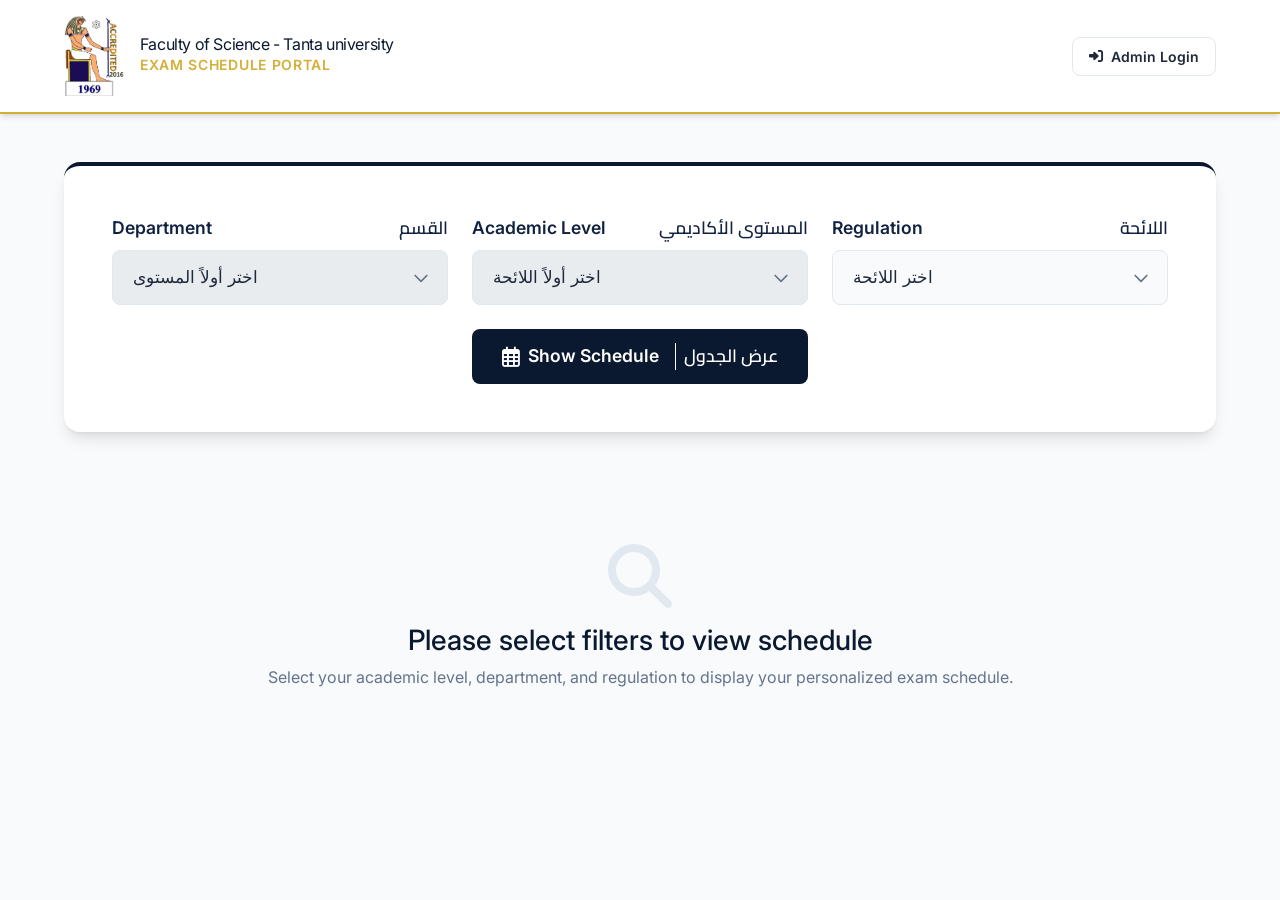
<file: index.html>
<!DOCTYPE html>
<html lang="en">
<head>
    <meta charset="UTF-8">
    <meta name="viewport" content="width=device-width, initial-scale=1.0">
    <title>Faculty of Science - Exam Schedule System</title>
    
    <!-- SEO Meta Tags -->
    <meta name="description" content="Official Exam Schedule Portal for the Faculty of Science Tanta university. View and download your academic exam schedules easily.">
    <meta name="keywords" content="Exam Schedule, Faculty of Science, University Exams,Tanta University,  Student Portal, جدول الامتحانات, كلية العلوم , جامعة طنطا">
    <meta name="author" content="Faculty of Science">
    <meta name="robots" content="index, follow">
    
    <!-- Open Graph / Facebook / WhatsApp -->
    <meta property="og:type" content="website">
    <meta property="og:title" content="Faculty of Science - Exam Schedule System">
    <meta property="og:description" content="Official Exam Schedule Portal for the Faculty of Science. View and download your academic exam schedules easily.">
    <meta property="og:image" content="assets/logo.png">
    
    <!-- Twitter -->
    <meta name="twitter:card" content="summary_large_image">
    <meta name="twitter:title" content="Faculty of Science - Exam Schedule System">
    <meta name="twitter:description" content="Official Exam Schedule Portal for the Faculty of Science. View and download your academic exam schedules easily.">
    <meta name="twitter:image" content="assets/logo.png">

    <link rel="icon" type="image/png" href="assets/logo.png">
    <link href="css/bootstrap.min.css" rel="stylesheet">
    <link rel="stylesheet" href="https://cdnjs.cloudflare.com/ajax/libs/font-awesome/6.5.1/css/all.min.css">
    <link rel="stylesheet" href="css/style.css">
</head>
<body>
    <div class="page-wrapper">
        <!-- Header -->
        <header class="site-header">
            <div class="container header-content">
                <a href="index.html" class="brand">
                    <img src="assets/logo.png" alt="Faculty of Science Official Logo" class="brand-logo" onerror="this.src='data:image/svg+xml,%3Csvg xmlns=\'http://www.w3.org/2000/svg\' width=\'60\' height=\'60\' viewBox=\'0 0 24 24\' fill=\'none\' stroke=\'%230A192F\' stroke-width=\'2\' stroke-linecap=\'round\' stroke-linejoin=\'round\'%3E%3Cpath d=\'M22 10v6M2 10l10-5 10 5-10 5z\'/%3E%3Cpath d=\'M6 12v5c3 3 9 3 12 0v-5\'/%3E%3C/svg%3E'">
                    <div class="brand-text">
                        <h1 class="brand-title" style="font-size: inherit; margin: 0; font-weight: inherit;">Faculty of Science - Tanta university</h1>
                        <span class="brand-subtitle">Exam Schedule Portal</span>
                    </div>
                </a>
                <a href="login.html" class="btn btn-outline d-flex align-items-center gap-2" style="padding: 0.5rem 1rem; font-size: 0.875rem;">
                    <i class="fa-solid fa-right-to-bracket"></i>
                    Admin Login
                </a>
            </div>
        </header>

        <!-- Main Content -->
        <main class="container">
            <!-- Filter Section -->
            <section class="filter-section">
                <div class="row g-4 align-items-end mb-4">
                    <!-- Department — 3rd on mobile, 1st on desktop -->
                    <div class="col-12 col-md-4 order-3 order-md-1">
                        <label class="form-label w-100 d-flex justify-content-between mb-2" for="department" style="font-weight: 600; color: var(--secondary-blue);">
                            <span>Department</span>
                            <span class="arabic" dir="rtl">القسم</span>
                        </label>
                        <select id="department" class="form-select custom-select" disabled>
                            <option value=""> اختر أولاً المستوى</option>
                        </select>
                    </div>

                    <!-- Academic Level — 2nd on mobile, 2nd on desktop -->
                    <div class="col-12 col-md-4 order-2 order-md-2">
                        <label class="form-label w-100 d-flex justify-content-between mb-2" for="academic-level" style="font-weight: 600; color: var(--secondary-blue);">
                            <span>Academic Level</span>
                            <span class="arabic" dir="rtl">المستوى الأكاديمي</span>
                        </label>
                        <select id="academic-level" class="form-select custom-select" disabled>
                            <option value=""> اختر أولاً اللائحة </option>
                        </select>
                    </div>

                    <!-- Regulation — 1st on mobile, 3rd on desktop -->
                    <div class="col-12 col-md-4 order-1 order-md-3">
                        <label class="form-label w-100 d-flex justify-content-between mb-2" for="regulation" style="font-weight: 600; color: var(--secondary-blue);">
                            <span>Regulation</span>
                            <span class="arabic" dir="rtl">اللائحة</span>
                        </label>
                        <select id="regulation" class="form-select custom-select">
                            <option value="">اختر اللائحة</option>
                            <option value="قديمة"> اللائحة القديمة (المعدلة)</option>
                            <option value="جديدة"> اللائحة الجديدة 2023</option>
                            <option value="برامج"> البرامج الخاصة</option>
                            <option value="معادلة"> معادلة الكيمياء</option>
                            <option value="متطلب"> متطلب التخرج</option>
                        </select>
                    </div>
                </div>
                    
                <!-- Submit Button -->
                <div class="row">
                    <div class="col-12 col-md-6 col-lg-4 mx-auto">
                        <button id="show-schedule-btn" class="btn btn-primary w-100 d-flex align-items-center justify-content-center gap-2" style="padding: 0.875rem 1rem; font-size: 1.1rem;">
                            <i class="fa-regular fa-calendar-days" style="font-size: 1.25rem;"></i>
                            Show Schedule
                            <span class="arabic ms-2 ps-2 border-start border-light" dir="rtl" style="font-size: 1.1rem;">عرض الجدول</span>
                        </button>
                    </div>
                </div>
            </section>

            <!-- Loader -->
            <div id="loader" class="loader"></div>

            <!-- Empty State -->
            <div id="empty-state" class="empty-state">
                <i class="fa-solid fa-magnifying-glass mb-3" style="font-size: 4rem; color: var(--border-color);"></i>
                <h3>Please select filters to view schedule</h3>
                <p>Select your academic level, department, and regulation to display your personalized exam schedule.</p>
            </div>

            <!-- Schedule Table -->
            <div id="schedule-container" class="schedule-container" style="display: none;">
                <div class="table-wrapper">
                    <table id="schedule-table">
                        <thead>
                            <tr>
                                <th>Subject Name</th>
                                <th>Date</th>
                                <th>Day</th>
                                <th>Time</th>
                            </tr>
                        </thead>
                        <tbody id="schedule-body">
                            <!-- Rows injected by JS -->
                        </tbody>
                    </table>
                </div>
            </div>
        </main>
    </div>

    <script src="js/bootstrap.bundle.min.js"></script>
    <script src="js/api.js"></script>
    <script src="js/student.js"></script>
</body>
</html>
</file>
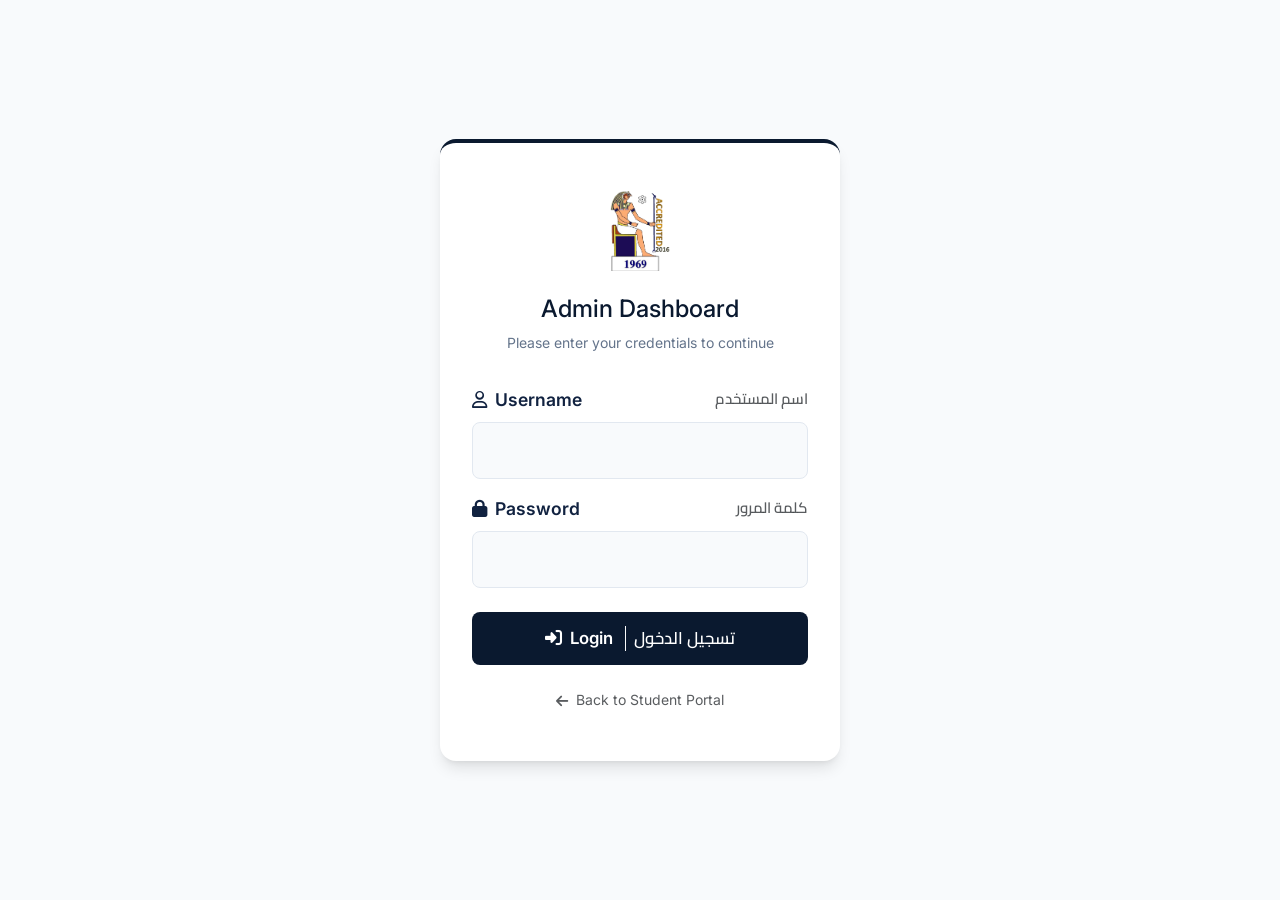
<file: admin.html>
<!DOCTYPE html>
<html lang="en">
<head>
    <meta charset="UTF-8">
    <meta name="viewport" content="width=device-width, initial-scale=1.0">
    <title>Admin Dashboard - Exam Schedule System</title>
    <link href="css/bootstrap.min.css" rel="stylesheet">
    <link rel="stylesheet" href="https://cdnjs.cloudflare.com/ajax/libs/font-awesome/6.5.1/css/all.min.css">
    <link rel="stylesheet" href="css/style.css">
    <link rel="icon" type="image/png" href="assets/logo.png">
    <!-- SheetJS for Excel/CSV parsing -->
    <script src="https://cdn.sheetjs.com/xlsx-0.20.2/package/dist/xlsx.full.min.js"></script>
</head>
<body>
    <div class="admin-layout">
        <!-- Sidebar -->
        <aside class="admin-sidebar" id="sidebar">
            <div class="admin-sidebar-header">
                <a href="index.html" class="brand">
                    <img src="assets/logo.png" alt="Logo" class="brand-logo" style="height: 40px;" onerror="this.src='data:image/svg+xml,%3Csvg xmlns=\'http://www.w3.org/2000/svg\' width=\'40\' height=\'40\' viewBox=\'0 0 24 24\' fill=\'none\' stroke=\'white\' stroke-width=\'2\' stroke-linecap=\'round\' stroke-linejoin=\'round\'%3E%3Cpath d=\'M22 10v6M2 10l10-5 10 5-10 5z\'/%3E%3Cpath d=\'M6 12v5c3 3 9 3 12 0v-5\'/%3E%3C/svg%3E'">
                    <span class="brand-title">Admin Panel</span>
                </a>
            </div>
            <nav class="admin-nav">
                <a href="#" class="nav-item active" data-tab="manage">
                    <i class="fa-solid fa-table-cells-large"></i>
                    Manage Schedules
                </a>
                <a href="#" class="nav-item" data-tab="import">
                    <i class="fa-solid fa-file-import"></i>
                    Import Data
                </a>
                <a href="index.html" class="nav-item" style="margin-top: auto;">
                    <i class="fa-solid fa-right-from-bracket"></i>
                    Logout
                </a>
            </nav>
        </aside>

        <!-- Main Content -->
        <main class="admin-main">
            <header class="admin-header">
                <button class="menu-toggle" id="menu-toggle">
                    <i class="fa-solid fa-bars" style="font-size: 1.5rem;"></i>
                </button>
                <div style="margin-left: auto; display: flex; align-items: center; gap: 1rem;">
                    <span style="font-weight: 500;">Welcome, Admin</span>
                    <div style="width: 40px; height: 40px; border-radius: 50%; background: var(--primary-blue); color: white; display: flex; align-items: center; justify-content: center; font-weight: bold;">A</div>
                </div>
            </header>

            <div class="admin-content">
                
                <!-- Manage Schedules View -->
                <div id="view-manage" class="view-section">
                    <div class="card">
                        <div class="card-header">
                            <h2 class="card-title">Exam Schedules</h2>
                            <button id="add-new-btn" class="btn btn-primary" style="width: auto;">
                                <i class="fa-solid fa-plus"></i>
                                Add Subject
                            </button>
                        </div>
                        
                        <div class="admin-table-actions" style="margin-bottom: 1.5rem; flex-wrap: wrap; gap: 0.75rem;">
                            <!-- Search -->
                            <div class="search-box" style="flex: 1; min-width: 180px; max-width: 260px;">
                                <i class="fa-solid fa-magnifying-glass" style="position: absolute; left: 1rem; top: 50%; transform: translateY(-50%); color: var(--text-muted);"></i>
                                <input type="text" id="search-input" class="form-input" placeholder="Search subjects...">
                            </div>

                            <!-- Filter: Regulation -->
                            <select class="form-select" style="min-width: 160px; max-width: 200px;" id="filter-reg">
                                <option value="all">كل اللوائح</option>
                            </select>

                            <!-- Filter: Level -->
                            <select class="form-select" style="min-width: 150px; max-width: 190px;" id="filter-level" disabled>
                                <option value="all">كل المستويات</option>
                            </select>

                            <!-- Filter: Department/Section -->
                            <select class="form-select" style="min-width: 160px; max-width: 210px;" id="filter-dept" disabled>
                                <option value="all">كل الأقسام</option>
                            </select>
                        </div>

                        <div class="table-wrapper">
                            <table id="admin-table">
                                <thead>
                                    <tr>
                                        <th>Subject Name</th>
                                        <th>Date</th>
                                        <th>Day</th>
                                        <th>Time</th>
                                        <th>Department</th>
                                        <th>Actions</th>
                                    </tr>
                                </thead>
                                <tbody id="admin-tbody">
                                    <!-- Populated by JS -->
                                </tbody>
                            </table>
                        </div>
                    </div>
                </div>

                <!-- Import Data View -->
                <div id="view-import" class="view-section" style="display: none;">
                    <div class="card">
                        <div class="card-header">
                            <h2 class="card-title">استيراد جدول الامتحانات</h2>
                        </div>

                        <!-- Instructions -->
                        <div style="background: #f0f9ff; border: 1px solid #bae6fd; border-radius: 8px; padding: 1rem 1.25rem; margin-bottom: 1.5rem; font-size: 0.9rem;">
                            <strong style="color: var(--primary-blue);">المطلوب في ملف الإكسل (بالترتيب):</strong>
                            <div style="display: flex; flex-wrap: wrap; gap: 0.4rem; margin-top: 0.6rem;">
                                <span style="background:#0A192F; color:#fff; padding: 2px 8px; border-radius:4px; font-size:0.8rem;">A: اللائحة</span>
                                <span style="background:#0A192F; color:#fff; padding: 2px 8px; border-radius:4px; font-size:0.8rem;">B: البرنامج (اختياري)</span>
                                <span style="background:#0A192F; color:#fff; padding: 2px 8px; border-radius:4px; font-size:0.8rem;">C: المستوى</span>
                                <span style="background:#0A192F; color:#fff; padding: 2px 8px; border-radius:4px; font-size:0.8rem;">D: الشعبة</span>
                                <span style="background:#0A192F; color:#fff; padding: 2px 8px; border-radius:4px; font-size:0.8rem;">E: اسم المقرر</span>
                                <span style="background:#0A192F; color:#fff; padding: 2px 8px; border-radius:4px; font-size:0.8rem;">F: كود المقرر</span>
                                <span style="background:#0A192F; color:#fff; padding: 2px 8px; border-radius:4px; font-size:0.8rem;">G: اليوم</span>
                                <span style="background:#0A192F; color:#fff; padding: 2px 8px; border-radius:4px; font-size:0.8rem;">H: التاريخ</span>
                                <span style="background:#0A192F; color:#fff; padding: 2px 8px; border-radius:4px; font-size:0.8rem;">I: الوقت</span>
                            </div>
                        </div>

                        <!-- Upload Area -->
                        <div class="upload-area" id="upload-area">
                            <i class="fa-solid fa-cloud-arrow-up upload-icon" style="font-size: 3rem;"></i>
                            <h3 class="upload-text">اضغط أو اسحب ملف Excel هنا</h3>
                            <p class="upload-hint">الصيغ المدعومة: .xlsx, .xls, .csv (الحد الأقصى: 5MB)</p>
                            <input type="file" id="file-input" accept=".xlsx,.xls,.csv" style="display: none;">
                        </div>

                        <!-- Progress Bar (hidden by default) -->
                        <div id="import-progress" style="display:none; margin-top: 1.5rem;">
                            <div style="display:flex; justify-content:space-between; margin-bottom:0.4rem;">
                                <span id="progress-label" style="font-size:0.9rem; color:var(--text-muted);">جاري الاستيراد...</span>
                                <span id="progress-count" style="font-size:0.9rem; font-weight:600;">0 / 0</span>
                            </div>
                            <div style="background:#e2e8f0; border-radius:999px; height:10px; overflow:hidden;">
                                <div id="progress-bar" style="height:100%; width:0%; background: var(--accent-gold); transition: width 0.3s;"></div>
                            </div>
                            <p id="progress-errors" style="margin-top:0.75rem; font-size:0.85rem; color:var(--danger);"></p>
                        </div>

                        <!-- Preview Table -->
                        <div id="import-preview" style="display: none; margin-top: 2rem;">
                            <div style="display:flex; justify-content:space-between; align-items:center; margin-bottom:1rem;">
                                <h3 style="color: var(--primary-blue); margin:0;">معاينة البيانات</h3>
                                <span id="preview-count" style="background:#e2e8f0; padding:4px 12px; border-radius:999px; font-size:0.85rem;"></span>
                            </div>
                            <div class="table-wrapper" style="margin-bottom: 1.5rem; max-height: 400px; overflow-y: auto;">
                                <table style="font-size: 0.85rem;">
                                    <thead>
                                        <tr>
                                            <th>#</th>
                                            <th>اسم المادة</th>
                                            <th>الكود</th>
                                            <th>اليوم</th>
                                            <th>التاريخ</th>
                                            <th>الشعبة</th>
                                            <th>الحالة</th>
                                        </tr>
                                    </thead>
                                    <tbody id="preview-tbody"></tbody>
                                </table>
                            </div>
                            <div style="display: flex; gap: 1rem; justify-content: flex-end;">
                                <button class="btn btn-outline" id="cancel-import">إلغاء</button>
                                <button class="btn btn-primary" id="confirm-import">✅ تأكيد الاستيراد</button>
                            </div>
                        </div>
                    </div>
                </div>

            </div>
        </main>
    </div>

    <!-- Add/Edit Modal -->
    <div class="modal-overlay" id="form-modal">
        <div class="modal-content">
            <div class="modal-header">
                <h3 id="modal-title">Add New Subject</h3>
                <button class="modal-close" id="close-form-modal">
                    <i class="fa-solid fa-xmark" style="font-size: 1.5rem;"></i>
                </button>
            </div>
            <div class="modal-body">
                <form id="subject-form">
                    <input type="hidden" id="subject-id">
                    <div class="row">
                        <div class="col-md-6 mb-3">
                            <label class="form-label d-flex align-items-center justify-content-between" for="subject-name">
                                <span>Course Name</span>
                                <span class="arabic text-muted" dir="rtl" style="font-size: 0.85em;">اسم المادة</span>
                            </label>
                            <input type="text" id="subject-name" class="form-input" placeholder="e.g. Mathematics" required>
                        </div>
                        <div class="col-md-6 mb-3">
                            <label class="form-label d-flex align-items-center justify-content-between" for="subject-code">
                                <span>Course Code</span>
                                <span class="arabic text-muted" dir="rtl" style="font-size: 0.85em;">كود المادة</span>
                            </label>
                            <input type="text" id="subject-code" class="form-input" placeholder="e.g. MTH101" required>
                        </div>
                    </div>
                    <div class="row">
                        <div class="col-md-6 mb-3">
                            <label class="form-label d-flex align-items-center justify-content-between" for="subject-date">
                                <span>Date</span>
                                <span class="arabic text-muted" dir="rtl" style="font-size: 0.85em;">التاريخ</span>
                            </label>
                            <input type="date" id="subject-date" class="form-input" required>
                        </div>
                        <div class="col-md-6 mb-3">
                            <label class="form-label d-flex align-items-center justify-content-between" for="subject-day">
                                <span>Day</span>
                                <span class="arabic text-muted" dir="rtl" style="font-size: 0.85em;">اليوم</span>
                            </label>
                            <select id="subject-day" class="form-select custom-select" required>
                                <option value="">Select Day...</option>
                                <option value="Saturday">Saturday</option>
                                <option value="Sunday">Sunday</option>
                                <option value="Monday">Monday</option>
                                <option value="Tuesday">Tuesday</option>
                                <option value="Wednesday">Wednesday</option>
                                <option value="Thursday">Thursday</option>
                            </select>
                        </div>
                    </div>
                    <div class="row">
                        <div class="col-md-6 mb-3">
                            <label class="form-label d-flex align-items-center justify-content-between" for="subject-dept">
                                <span>Department</span>
                                <span class="arabic text-muted" dir="rtl" style="font-size: 0.85em;">القسم</span>
                            </label>
                            <select id="subject-dept" class="form-select custom-select" required>
                                <option value="">Loading...</option>
                                <!-- Populated from API -->
                            </select>
                        </div>
                        <div class="col-md-6 mb-3">
                            <label class="form-label d-flex align-items-center justify-content-between" for="subject-reg">
                                <span>Regulation</span>
                                <span class="arabic text-muted" dir="rtl" style="font-size: 0.85em;">اللائحة</span>
                            </label>
                            <select id="subject-reg" class="form-select custom-select">
                                <option value="">Loading...</option>
                                <!-- Populated from API -->
                            </select>
                        </div>
                    </div>
                    <div class="modal-footer">
                        <button type="button" class="btn btn-outline" id="cancel-form">Cancel</button>
                        <button type="submit" class="btn btn-primary" id="save-subject">Save</button>
                    </div>
                </form>
            </div>
        </div>
    </div>

    <!-- Delete Confirmation Modal -->
    <div class="modal-overlay" id="delete-modal">
        <div class="modal-content" style="max-width: 400px;">
            <div class="modal-header" style="background-color: var(--danger);">
                <h3>Confirm Deletion</h3>
                <button class="modal-close" id="close-delete-modal">
                    <i class="fa-solid fa-xmark" style="font-size: 1.5rem;"></i>
                </button>
            </div>
            <div class="modal-body">
                <p>Are you sure you want to delete <strong id="delete-subject-name">this subject</strong>? This action cannot be undone.</p>
                <input type="hidden" id="delete-subject-id">
            </div>
            <div class="modal-footer">
                <button class="btn btn-outline" id="cancel-delete">Cancel</button>
                <button class="btn btn-danger" id="confirm-delete" style="background-color: var(--danger); color: white;">Delete</button>
            </div>
        </div>
    </div>

    <!-- Toast Container -->
    <div class="toast-container" id="toast-container"></div>

    <script src="js/bootstrap.bundle.min.js"></script>
    <script src="js/api.js"></script>
    <script src="js/admin.js"></script>
</body>
</html>
</file>
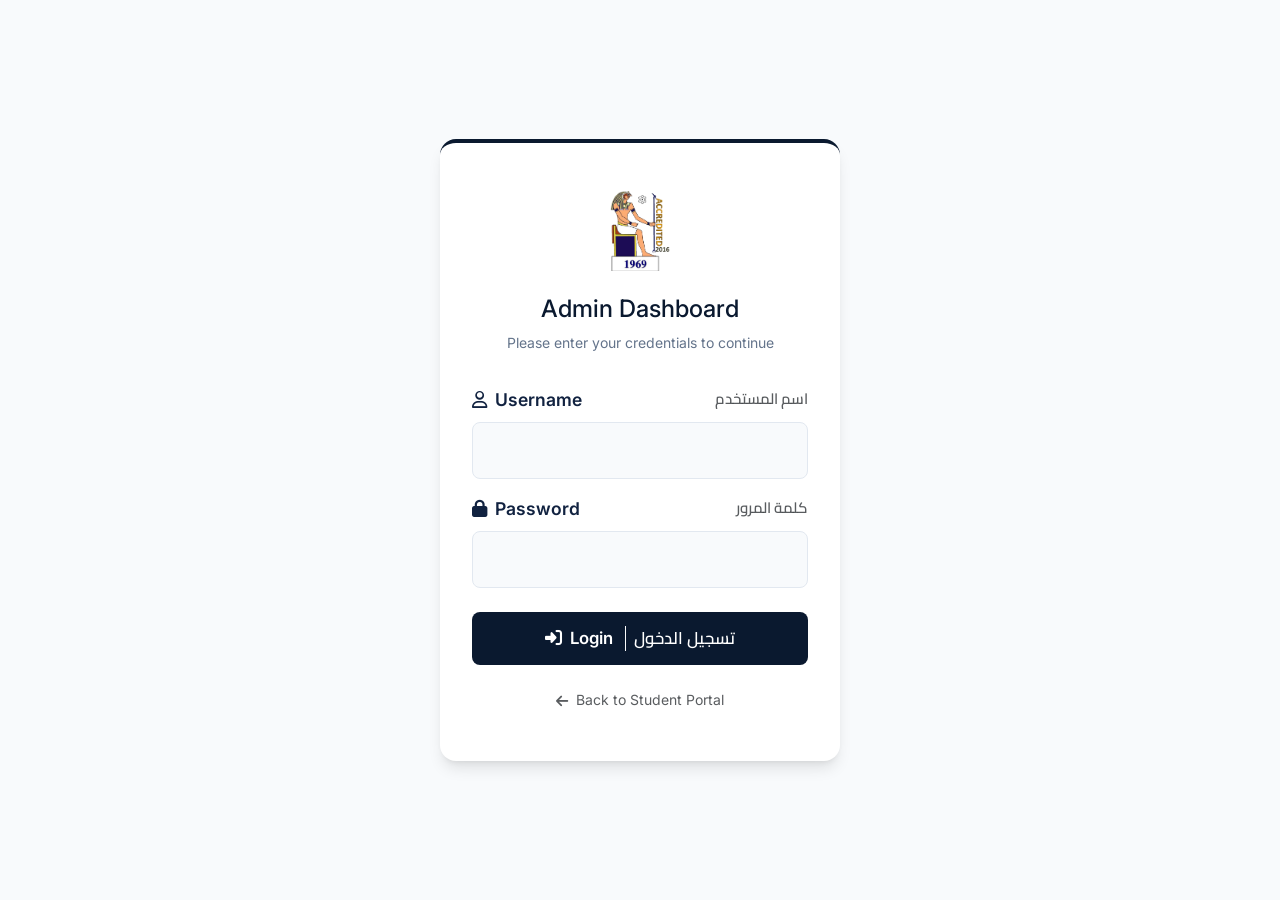
<file: login.html>
<!DOCTYPE html>
<html lang="en">
<head>
    <meta charset="UTF-8">
    <meta name="viewport" content="width=device-width, initial-scale=1.0">
    <title>Admin Login - Exam Schedule System</title>
    <link href="css/bootstrap.min.css" rel="stylesheet">
    <link rel="stylesheet" href="https://cdnjs.cloudflare.com/ajax/libs/font-awesome/6.5.1/css/all.min.css">
    <link rel="stylesheet" href="css/style.css">
    <link rel="icon" type="image/png" href="assets/logo.png">
    <style>
        .login-page {
            display: flex;
            align-items: center;
            justify-content: center;
            min-height: 100vh;
            background-color: var(--bg-color);
            padding: 2rem;
        }
        .login-card {
            background: var(--surface-white);
            border-radius: 1rem;
            box-shadow: var(--shadow-lg);
            width: 100%;
            max-width: 400px;
            padding: 3rem 2rem;
            text-align: center;
            border-top: 4px solid var(--primary-blue);
        }
        .login-logo {
            height: 80px;
            margin-bottom: 1.5rem;
            object-fit: contain;
        }
        .login-title {
            color: var(--primary-blue);
            font-size: 1.5rem;
            margin-bottom: 0.5rem;
        }
        .login-subtitle {
            color: var(--text-muted);
            margin-bottom: 2rem;
            font-size: 0.875rem;
        }
        .login-form {
            text-align: left;
        }
    </style>
</head>
<body>
    <div class="login-page">
        <div class="login-card">
            <img src="assets/logo.png" alt="Logo" class="login-logo" onerror="this.src='data:image/svg+xml,%3Csvg xmlns=\'http://www.w3.org/2000/svg\' width=\'80\' height=\'80\' viewBox=\'0 0 24 24\' fill=\'none\' stroke=\'%230A192F\' stroke-width=\'2\' stroke-linecap=\'round\' stroke-linejoin=\'round\'%3E%3Cpath d=\'M22 10v6M2 10l10-5 10 5-10 5z\'/%3E%3Cpath d=\'M6 12v5c3 3 9 3 12 0v-5\'/%3E%3C/svg%3E'">
            <h2 class="login-title">Admin Dashboard</h2>
            <p class="login-subtitle">Please enter your credentials to continue</p>

            <form class="login-form" action="admin.html" method="POST" id="login-form">
                
                <div class="mb-3">
                    <label class="form-label d-flex align-items-center justify-content-between" for="username">
                        <span class="d-flex align-items-center gap-2">
                            <i class="fa-regular fa-user"></i>
                            Username
                        </span>
                        <span class="arabic text-muted" dir="rtl" style="font-size: 0.85em;">اسم المستخدم</span>
                    </label>
                    <input type="text" id="username" name="username" class="form-input" required>
                </div>

                <div class="mb-3">
                    <label class="form-label d-flex align-items-center justify-content-between" for="password">
                        <span class="d-flex align-items-center gap-2">
                            <i class="fa-solid fa-lock"></i>
                            Password
                        </span>
                        <span class="arabic text-muted" dir="rtl" style="font-size: 0.85em;">كلمة المرور</span>
                    </label>
                    <input type="password" id="password" name="password" class="form-input" required>
                </div>

                <button type="submit" class="btn btn-primary d-flex align-items-center justify-content-center gap-2 mt-4" style="width: 100%; padding: 0.875rem;">
                    <i class="fa-solid fa-right-to-bracket"></i>
                    <span>Login</span>
                    <span class="border-start border-light ps-2 ms-1 arabic" dir="rtl">تسجيل الدخول</span>
                </button>
            </form>
            
            <a href="index.html" class="d-inline-flex align-items-center gap-2 mt-4 text-muted text-decoration-none" style="font-size: 0.875rem; transition: color 0.2s ease;">
                <i class="fa-solid fa-arrow-left"></i>
                Back to Student Portal
            </a>
        </div>
    </div>

    <div id="login-error" style="display: none; background: rgba(239,68,68,0.1); color: var(--danger, #EF4444); border: 1px solid var(--danger, #EF4444); border-radius: 0.5rem; padding: 0.75rem 1rem; margin-top: 1rem; font-size: 0.875rem; text-align: center;"></div>

    <script src="js/api.js"></script>
    <script>
        // Redirect if already logged in
        if (Auth.isLoggedIn()) {
            window.location.href = 'admin.html';
        }

        const loginForm = document.getElementById('login-form');
        const loginBtn = loginForm.querySelector('button[type="submit"]');
        const errorBox = document.getElementById('login-error');

        loginForm.addEventListener('submit', async (e) => {
            e.preventDefault();
            errorBox.style.display = 'none';

            const email = document.getElementById('username').value.trim();
            const password = document.getElementById('password').value;

            // Show loading state
            const originalBtnHTML = loginBtn.innerHTML;
            loginBtn.disabled = true;
            loginBtn.innerHTML = `
                <span class="spinner-border spinner-border-sm" role="status" aria-hidden="true"></span>
                <span>Logging in... جاري الدخول</span>
            `;

            try {
                const response = await fetch(API.LOGIN, {
                    method: 'POST',
                    headers: {
                        'Content-Type': 'application/json',
                        'Accept': 'application/json',
                        'ngrok-skip-browser-warning': 'true'
                    },
                    body: JSON.stringify({ email, password })
                });

                const data = await response.json();

                if (response.ok && data.token) {
                    // Save token & user info
                    Auth.setToken(data.token);
                    if (data.user) Auth.setUser(data.user);
                    
                    // Redirect to admin dashboard
                    window.location.href = 'admin.html';
                } else {
                    // Show error from server
                    const msg = data.message || data.error || 'Invalid email or password';
                    errorBox.textContent = `❌ ${msg}`;
                    errorBox.style.display = 'block';
                }
            } catch (error) {
                console.error('Login error:', error);
                errorBox.innerHTML = '❌ Could not connect to the server.<br>لا يمكن الاتصال بالسيرفر.';
                errorBox.style.display = 'block';
            } finally {
                loginBtn.disabled = false;
                loginBtn.innerHTML = originalBtnHTML;
            }
        });
    </script>
    <script src="js/bootstrap.bundle.min.js"></script>
</body>
</html>
</file>
<file: css/style.css>
@import url('https://fonts.googleapis.com/css2?family=Inter:wght@300;400;500;600;700&display=swap');
@import url('https://fonts.googleapis.com/css2?family=Cairo:wght@400;600;700&display=swap'); /* For Arabic */

:root {
  /* Color Palette */
  --primary-blue: #0A192F;
  --secondary-blue: #112240;
  --light-blue: #233554;
  --accent-gold: #D4AF37;
  --accent-gold-hover: #F1C40F;
  --bg-color: #F8FAFC;
  --surface-white: #FFFFFF;
  --text-main: #1E293B;
  --text-muted: #64748B;
  --border-color: #E2E8F0;
  --danger: #EF4444;
  --success: #10B981;
  
  --font-en: 'Inter', sans-serif;
  --font-ar: 'Cairo', sans-serif;
  
  /* Shadows & Transitions */
  --shadow-sm: 0 1px 2px 0 rgb(0 0 0 / 0.05);
  --shadow-md: 0 4px 6px -1px rgb(0 0 0 / 0.1), 0 2px 4px -2px rgb(0 0 0 / 0.1);
  --shadow-lg: 0 10px 15px -3px rgb(0 0 0 / 0.1), 0 4px 6px -4px rgb(0 0 0 / 0.1);
  --transition-fast: 0.15s ease-in-out;
  --transition-normal: 0.3s ease-in-out;
}

* {
  margin: 0;
  padding: 0;
  box-sizing: border-box;
}

body {
  font-family: var(--font-en);
  background-color: var(--bg-color);
  color: var(--text-main);
  line-height: 1.6;
  -webkit-font-smoothing: antialiased;
}

/* Arabic Typography Support */
[lang="ar"], .arabic {
  font-family: var(--font-ar);
}

/* --- Layout & Containers --- */
.container {
  max-width: 1200px;
  margin: 0 auto;
  padding: 0 1.5rem;
}

.page-wrapper {
  display: flex;
  min-height: 100vh;
  flex-direction: column;
}

/* --- Header & Branding --- */
.site-header {
  background-color: var(--surface-white);
  box-shadow: var(--shadow-md);
  padding: 1rem 0;
  position: sticky;
  top: 0;
  z-index: 100;
  border-bottom: 2px solid var(--accent-gold);
}

/* On mobile: header scrolls with page (not sticky) */
@media (max-width: 767px) {
  .site-header {
    position: static;
  }
}

.header-content {
  display: flex;
  align-items: center;
  justify-content: space-between;
}

.brand {
  display: flex;
  align-items: center;
  gap: 1rem;
  text-decoration: none;
}

.brand-logo {
  height: 60px;
  width: auto;
}

@media (min-width: 768px) {
  .brand-logo {
    height: 80px;
  }
}

.brand-text {
  display: flex;
  flex-direction: column;
}

.brand-title {
  color: var(--primary-blue);
  font-weight: 700;
  font-size: 1.25rem;
  letter-spacing: -0.025em;
}

.brand-subtitle {
  color: var(--accent-gold);
  font-size: 0.875rem;
  font-weight: 600;
  text-transform: uppercase;
  letter-spacing: 0.05em;
}

/* --- Filters Section --- */
.filter-section {
  background: var(--surface-white);
  border-radius: 1rem;
  padding: 1.5rem;
  margin: 1.5rem 0;
  box-shadow: var(--shadow-lg);
  border-top: 4px solid var(--primary-blue);
  animation: slideDown 0.5s ease-out;
}

@media (min-width: 768px) {
  .filter-section {
    padding: 3rem;
    margin: 3rem 0;
  }
}



.form-label {
  font-weight: 600;
  color: var(--secondary-blue);
  font-size: 1.1rem;
  display: flex;
  justify-content: space-between;
  flex-wrap: wrap;
  gap: 0.5rem 1rem;
  margin-bottom: 0.5rem;
}

.form-select, .form-input {
  width: 100%;
  padding: 0.875rem 1.25rem;
  border: 1px solid var(--border-color);
  border-radius: 0.5rem;
  font-size: 1.05rem;
  font-family: inherit;
  color: var(--text-main);
  background-color: var(--bg-color);
  transition: border-color var(--transition-fast), box-shadow var(--transition-fast);
}

.form-select {
  appearance: none;
  background-image: url("data:image/svg+xml,%3Csvg xmlns='http://www.w3.org/2000/svg' fill='none' viewBox='0 0 24 24' stroke='%2364748B'%3E%3Cpath stroke-linecap='round' stroke-linejoin='round' stroke-width='2' d='M19 9l-7 7-7-7'%3E%3C/path%3E%3C/svg%3E");
  background-repeat: no-repeat;
  background-position: right 1rem center;
  background-size: 1.2em;
}

/* Fix for date picker icon on Windows/Chrome */
input[type="date"].form-input {
  position: relative;
}
input[type="date"].form-input::-webkit-calendar-picker-indicator {
  cursor: pointer;
  opacity: 0.6;
  transition: opacity 0.2s;
}
input[type="date"].form-input::-webkit-calendar-picker-indicator:hover {
  opacity: 1;
}

.form-select:focus, .form-input:focus {
  outline: none;
  border-color: var(--primary-blue);
  box-shadow: 0 0 0 3px rgba(10, 25, 47, 0.1);
}

.btn {
  display: inline-flex;
  align-items: center;
  justify-content: center;
  gap: 0.5rem;
  padding: 0.875rem 1.75rem;
  font-size: 1.05rem;
  font-weight: 600;
  border-radius: 0.5rem;
  border: none;
  cursor: pointer;
  transition: all var(--transition-normal);
  font-family: inherit;
}

.btn-primary {
  background-color: var(--primary-blue);
  color: white;
  width: 100%;
}

.btn-primary:hover {
  background-color: var(--secondary-blue);
  transform: translateY(-2px);
  box-shadow: 0 4px 12px rgba(10, 25, 47, 0.2);
}

.btn-accent {
  background-color: var(--accent-gold);
  color: var(--primary-blue);
}

.btn-accent:hover {
  background-color: var(--accent-gold-hover);
  transform: translateY(-2px);
  box-shadow: 0 4px 12px rgba(212, 175, 55, 0.3);
}

.btn-outline {
  background-color: transparent;
  border: 1px solid var(--border-color);
  color: var(--text-main);
}

.btn-outline:hover {
  border-color: var(--primary-blue);
  color: var(--primary-blue);
  background-color: rgba(10, 25, 47, 0.05);
}

.btn-danger {
  background-color: rgba(239, 68, 68, 0.1);
  color: var(--danger);
}

.btn-danger:hover {
  background-color: var(--danger);
  color: white;
}

/* --- Schedule Table --- */
.schedule-container {
  background: var(--surface-white);
  border-radius: 1rem;
  box-shadow: var(--shadow-md);
  overflow: hidden;
  margin-bottom: 3rem;
  opacity: 0;
  transform: translateY(20px);
  transition: opacity 0.5s ease-out, transform 0.5s ease-out;
}

.schedule-container.visible {
  opacity: 1;
  transform: translateY(0);
}

.table-wrapper {
  overflow-x: auto;
}

table {
  width: 100%;
  border-collapse: collapse;
  text-align: left;
}

th {
  background-color: var(--primary-blue);
  color: white;
  font-weight: 600;
  padding: 1.25rem 1.5rem;
  position: sticky;
  top: 0;
  z-index: 10;
  white-space: nowrap;
}

td {
  padding: 1.25rem 1.5rem;
  border-bottom: 1px solid var(--border-color);
  color: var(--text-main);
}

tr {
  transition: background-color var(--transition-fast);
}

tbody tr:hover {
  background-color: rgba(212, 175, 55, 0.05);
}

.subject-name {
  font-weight: 600;
  color: var(--primary-blue);
}

.time-badge {
  background-color: rgba(10, 25, 47, 0.1);
  color: var(--primary-blue);
  padding: 0.25rem 0.75rem;
  border-radius: 9999px;
  font-size: 0.875rem;
  font-weight: 500;
  display: inline-block;
}

.hall-badge {
  background-color: rgba(212, 175, 55, 0.15);
  color: #927519;
  padding: 0.25rem 0.75rem;
  border-radius: 0.25rem;
  font-size: 0.875rem;
  font-weight: 600;
}

/* --- States --- */
.empty-state {
  display: flex;
  flex-direction: column;
  align-items: center;
  justify-content: center;
  padding: 4rem 2rem;
  text-align: center;
  color: var(--text-muted);
}

.empty-state svg {
  width: 64px;
  height: 64px;
  margin-bottom: 1rem;
  color: var(--border-color);
}

.empty-state h3 {
  color: var(--primary-blue);
  margin-bottom: 0.5rem;
}

.loader {
  display: none;
  border: 3px solid rgba(10, 25, 47, 0.1);
  border-radius: 50%;
  border-top: 3px solid var(--accent-gold);
  width: 40px;
  height: 40px;
  animation: spin 1s linear infinite;
  margin: 4rem auto;
}

@keyframes spin {
  0% { transform: rotate(0deg); }
  100% { transform: rotate(360deg); }
}

@keyframes slideDown {
  from { opacity: 0; transform: translateY(-20px); }
  to { opacity: 1; transform: translateY(0); }
}

/* --- Mobile Table (Stacked Cards) --- */
@media (max-width: 768px) {
  table, thead, tbody, th, td, tr {
    display: block;
  }
  
  thead tr {
    position: absolute;
    top: -9999px;
    left: -9999px;
  }
  
  tr {
    border: 1px solid var(--border-color);
    border-radius: 0.5rem;
    margin: 1rem;
    padding: 0.5rem;
    background: var(--surface-white);
    box-shadow: var(--shadow-sm);
  }
  
  td {
    border: none;
    border-bottom: 1px solid var(--bg-color);
    position: relative;
    padding-left: 40%;
    text-align: right;
  }
  
  td:before {
    position: absolute;
    top: 1.25rem;
    left: 1rem;
    width: 35%;
    padding-right: 10px;
    white-space: nowrap;
    text-align: left;
    font-weight: 600;
    color: var(--text-muted);
    content: attr(data-label);
  }
  
  .subject-name, .time-badge, .hall-badge {
    display: inline-block;
  }
}

/* --- Admin Layout --- */
.admin-layout {
  display: flex;
  min-height: 100vh;
  background-color: var(--bg-color);
}

.admin-sidebar {
  width: 280px;
  background-color: var(--primary-blue);
  color: white;
  display: flex;
  flex-direction: column;
  box-shadow: var(--shadow-lg);
  z-index: 20;
  transition: transform var(--transition-normal);
}

.admin-sidebar .brand-title {
  color: white;
}

.admin-sidebar-header {
  padding: 1.5rem;
  border-bottom: 1px solid rgba(255, 255, 255, 0.1);
}

.admin-nav {
  flex: 1;
  padding: 1.5rem 0;
}

.nav-item {
  display: flex;
  align-items: center;
  gap: 1rem;
  padding: 1rem 1.5rem;
  color: rgba(255, 255, 255, 0.7);
  text-decoration: none;
  font-weight: 500;
  transition: all var(--transition-fast);
}

.nav-item:hover, .nav-item.active {
  background-color: rgba(255, 255, 255, 0.1);
  color: white;
  border-left: 4px solid var(--accent-gold);
}

.nav-item svg {
  width: 20px;
  height: 20px;
}

.admin-main {
  flex: 1;
  display: flex;
  flex-direction: column;
  overflow: hidden;
}

.admin-header {
  background-color: var(--surface-white);
  padding: 1rem 2rem;
  display: flex;
  align-items: center;
  justify-content: space-between;
  box-shadow: var(--shadow-sm);
  z-index: 10;
}

.admin-content {
  padding: 2rem;
  overflow-y: auto;
  flex: 1;
}

.card {
  background: var(--surface-white);
  border-radius: 1rem;
  box-shadow: var(--shadow-md);
  padding: 1.5rem;
  margin-bottom: 2rem;
}

.card-header {
  display: flex;
  justify-content: space-between;
  align-items: center;
  margin-bottom: 1.5rem;
  padding-bottom: 1rem;
  border-bottom: 1px solid var(--border-color);
}

.card-title {
  color: var(--primary-blue);
  font-size: 1.25rem;
}

.admin-table-actions {
  display: flex;
  gap: 1rem;
  align-items: center;
}

.search-box {
  position: relative;
}

.search-box svg {
  position: absolute;
  left: 1rem;
  top: 50%;
  transform: translateY(-50%);
  color: var(--text-muted);
}

.search-box input {
  padding-left: 2.5rem;
}

.action-btns {
  display: flex;
  gap: 0.5rem;
}

.icon-btn {
  background: none;
  border: none;
  cursor: pointer;
  padding: 0.5rem;
  border-radius: 0.25rem;
  color: var(--text-muted);
  transition: all var(--transition-fast);
}

.icon-btn:hover {
  background-color: var(--bg-color);
  color: var(--primary-blue);
}

.icon-btn.delete:hover {
  color: var(--danger);
  background-color: rgba(239, 68, 68, 0.1);
}

/* Modals */
.modal-overlay {
  position: fixed;
  top: 0;
  left: 0;
  right: 0;
  bottom: 0;
  background-color: rgba(10, 25, 47, 0.5);
  display: flex;
  align-items: center;
  justify-content: center;
  z-index: 1000;
  visibility: hidden;
  opacity: 0;
  transition: opacity var(--transition-normal), visibility 0s linear 0.3s;
  backdrop-filter: blur(4px);
}

.modal-overlay.active {
  visibility: visible;
  opacity: 1;
  transition: opacity var(--transition-normal), visibility 0s linear 0s;
}

.modal-content {
  background: var(--surface-white);
  border-radius: 1rem;
  width: 100%;
  max-width: 500px;
  box-shadow: var(--shadow-lg);
  transform: translateY(20px);
  transition: transform var(--transition-normal);
  overflow: hidden;
}

.modal-overlay.active .modal-content {
  transform: translateY(0);
}

.modal-header {
  padding: 1.5rem;
  border-bottom: 1px solid var(--border-color);
  display: flex;
  justify-content: space-between;
  align-items: center;
  background-color: var(--primary-blue);
  color: white;
}

.modal-header h3 {
  margin: 0;
}

.modal-close {
  background: none;
  border: none;
  color: rgba(255,255,255,0.7);
  cursor: pointer;
  transition: color var(--transition-fast);
}

.modal-close:hover {
  color: white;
}

.modal-body {
  padding: 1.5rem;
}

.modal-footer {
  padding: 1.5rem;
  border-top: 1px solid var(--border-color);
  display: flex;
  justify-content: flex-end;
  gap: 1rem;
  background-color: var(--bg-color);
}

/* File Upload */
.upload-area {
  border: 2px dashed var(--border-color);
  border-radius: 0.5rem;
  padding: 3rem 2rem;
  text-align: center;
  cursor: pointer;
  transition: all var(--transition-fast);
  background-color: var(--bg-color);
}

.upload-area:hover, .upload-area.dragover {
  border-color: var(--primary-blue);
  background-color: rgba(10, 25, 47, 0.02);
}

.upload-icon {
  color: var(--accent-gold);
  margin-bottom: 1rem;
}

.upload-text {
  color: var(--text-main);
  font-weight: 500;
  margin-bottom: 0.5rem;
}

.upload-hint {
  color: var(--text-muted);
  font-size: 0.875rem;
}

/* Toast Notifications */
.toast-container {
  position: fixed;
  bottom: 2rem;
  right: 2rem;
  z-index: 1100;
  display: flex;
  flex-direction: column;
  gap: 1rem;
}

.toast {
  background: var(--surface-white);
  border-left: 4px solid var(--success);
  box-shadow: var(--shadow-lg);
  padding: 1rem 1.5rem;
  border-radius: 0.5rem;
  display: flex;
  align-items: center;
  gap: 1rem;
  transform: translateX(120%);
  transition: transform 0.3s cubic-bezier(0.68, -0.55, 0.265, 1.55);
}

.toast.show {
  transform: translateX(0);
}

.toast.error {
  border-left-color: var(--danger);
}

/* Mobile Sidebar Toggle */
.menu-toggle {
  display: none;
  background: none;
  border: none;
  color: var(--primary-blue);
  cursor: pointer;
}

@media (max-width: 1024px) {
  .admin-sidebar {
    position: fixed;
    height: 100vh;
    transform: translateX(-100%);
  }
  
  .admin-sidebar.open {
    transform: translateX(0);
  }
  
  .menu-toggle {
    display: block;
  }
}
</file>
